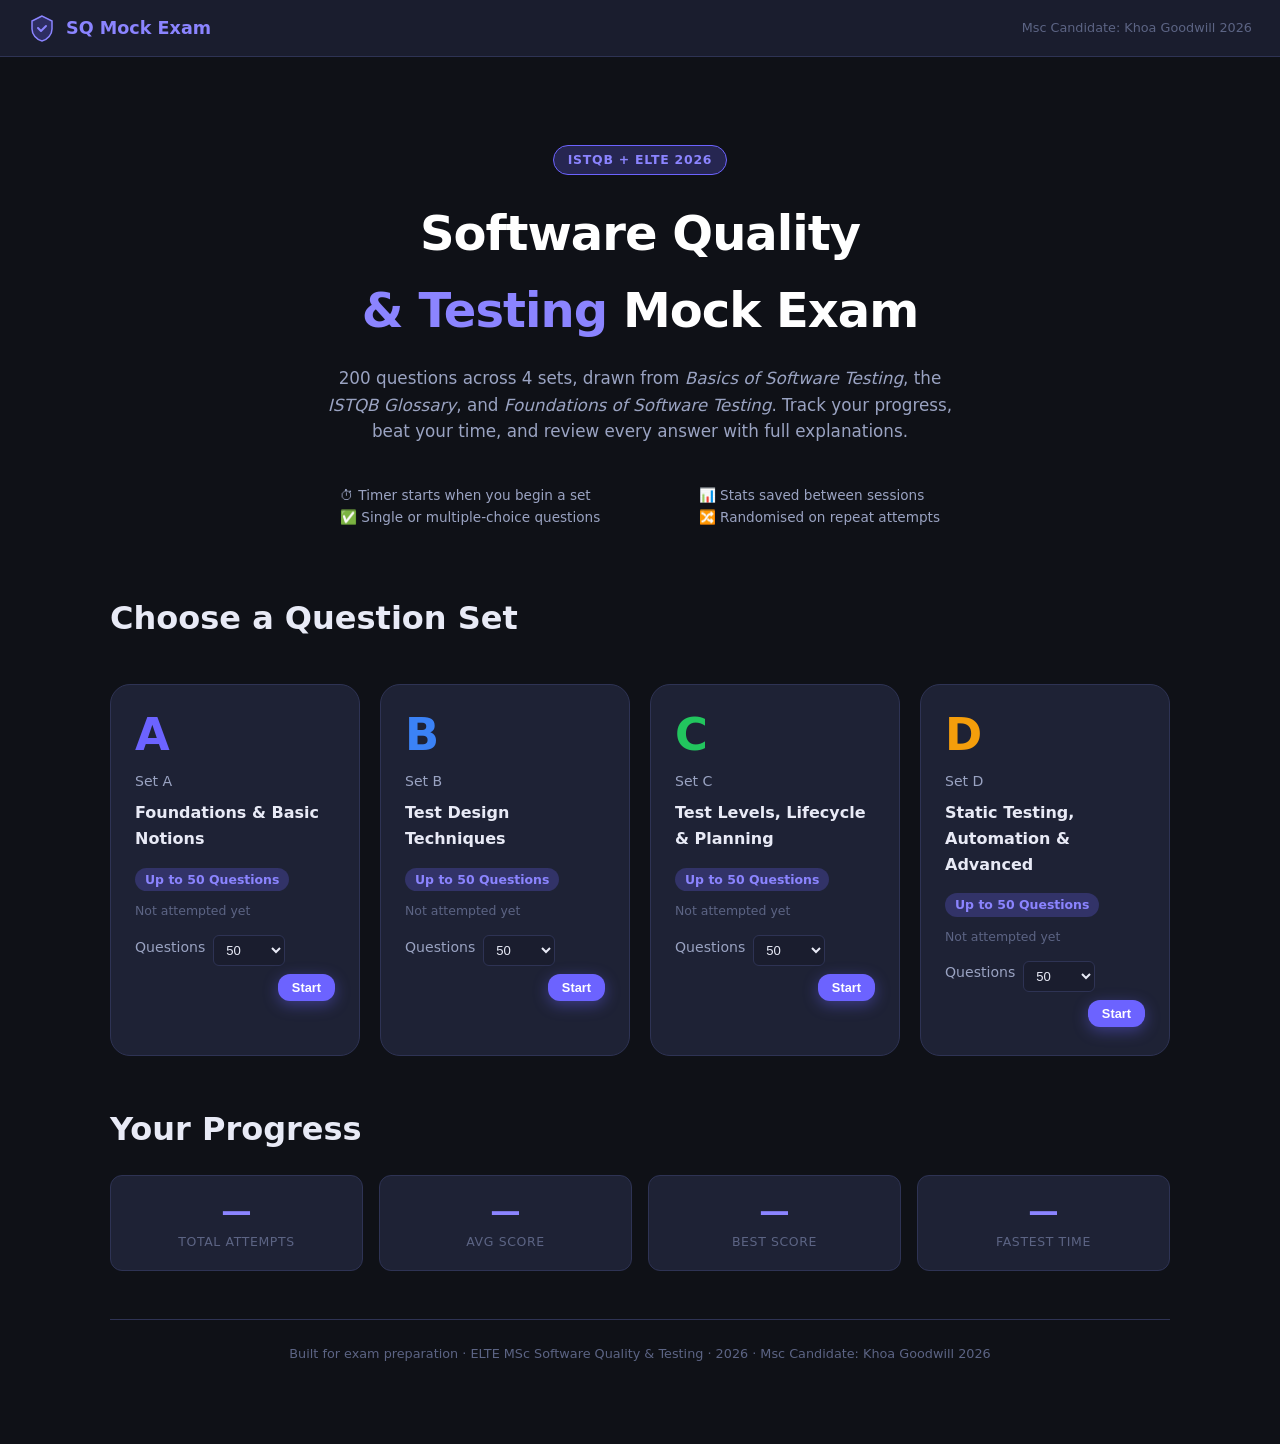
<file: index.html>
<!DOCTYPE html>
<html lang="en">
<head>
  <meta charset="UTF-8"/>
  <meta name="viewport" content="width=device-width,initial-scale=1.0"/>
  <title>SQ Mock Exam — Software Quality &amp; Testing</title>
  <link rel="stylesheet" href="css/styles.css"/>
</head>
<body>

<!-- ── Top Bar ─────────────────────────────────────────────────── -->
<nav class="topbar">
  <div class="topbar-logo">
    <!-- SVG shield icon -->
    <svg width="28" height="28" viewBox="0 0 28 28" fill="none" xmlns="http://www.w3.org/2000/svg">
      <path d="M14 2L4 7v8c0 5.5 4.3 10.7 10 12 5.7-1.3 10-6.5 10-12V7L14 2z" fill="#6c63ff" opacity=".25"/>
      <path d="M14 2L4 7v8c0 5.5 4.3 10.7 10 12 5.7-1.3 10-6.5 10-12V7L14 2z" stroke="#8b84ff" stroke-width="1.5" fill="none"/>
      <path d="M10 14l3 3 5-5" stroke="#8b84ff" stroke-width="2" stroke-linecap="round" stroke-linejoin="round"/>
    </svg>
    SQ Mock Exam
  </div>
  <div class="topbar-right">
    <span style="font-size:.8rem;color:var(--text-muted)">Msc Candidate: Khoa Goodwill 2026</span>
  </div>
</nav>

<!-- ── Hero ────────────────────────────────────────────────────── -->
<div class="page">
  <section class="hero">
    <div class="hero-badge">ISTQB + ELTE 2026</div>
    <h1 class="hero-title">
      Software Quality<br/>
      <span>&amp; Testing</span> Mock Exam
    </h1>
    <p class="hero-sub">
      200 questions across 4 sets, drawn from <em>Basics of Software Testing</em>,
      the <em>ISTQB Glossary</em>, and <em>Foundations of Software Testing</em>.
      Track your progress, beat your time, and review every answer with full explanations.
    </p>
    <div class="flex items-center justify-between wrap gap-12 mt-24 mb-16" style="max-width:600px;margin-left:auto;margin-right:auto;">
      <div style="text-align:left">
        <div style="font-size:.85rem;color:var(--text-secondary)">⏱ Timer starts when you begin a set</div>
        <div style="font-size:.85rem;color:var(--text-secondary)">✅ Single or multiple-choice questions</div>
      </div>
      <div style="text-align:left">
        <div style="font-size:.85rem;color:var(--text-secondary)">📊 Stats saved between sessions</div>
        <div style="font-size:.85rem;color:var(--text-secondary)">🔀 Randomised on repeat attempts</div>
      </div>
    </div>
  </section>

  <!-- ── Set Selector ─────────────────────────────────────────── -->
  <h2 class="mb-16">Choose a Question Set</h2>
  <div class="set-grid" id="set-grid">
    <!-- Populated by JS -->
  </div>

  <!-- ── Overall Stats ─────────────────────────────────────────── -->
  <section class="stats-section">
    <h2>Your Progress</h2>
    <div class="stats-grid" id="stats-grid">
      <!-- Populated by JS -->
    </div>
    <div class="chart-wrapper" id="chart-section" style="display:none">
      <div class="chart-title">Score History (Last 10 attempts per set)</div>
      <svg id="progress-chart" viewBox="0 0 800 200" preserveAspectRatio="none">
        <!-- Rendered by JS -->
      </svg>
      <div id="chart-legend" style="display:flex;gap:20px;flex-wrap:wrap;margin-top:12px;font-size:.8rem;color:var(--text-secondary)"></div>
    </div>
  </section>

  <!-- ── Footer ───────────────────────────────────────────────── -->
  <footer style="text-align:center;color:var(--text-muted);font-size:.8rem;margin-top:48px;padding-top:24px;border-top:1px solid var(--border)">
    Built for exam preparation · ELTE MSc Software Quality &amp; Testing · 2026 · Msc Candidate: Khoa Goodwill 2026
  </footer>
</div>

<script src="js/questions.js"></script>
<script src="js/app.js"></script>
<script>
  // Initialise the landing page
  IndexPage.init();
</script>
</body>
</html>
</file>
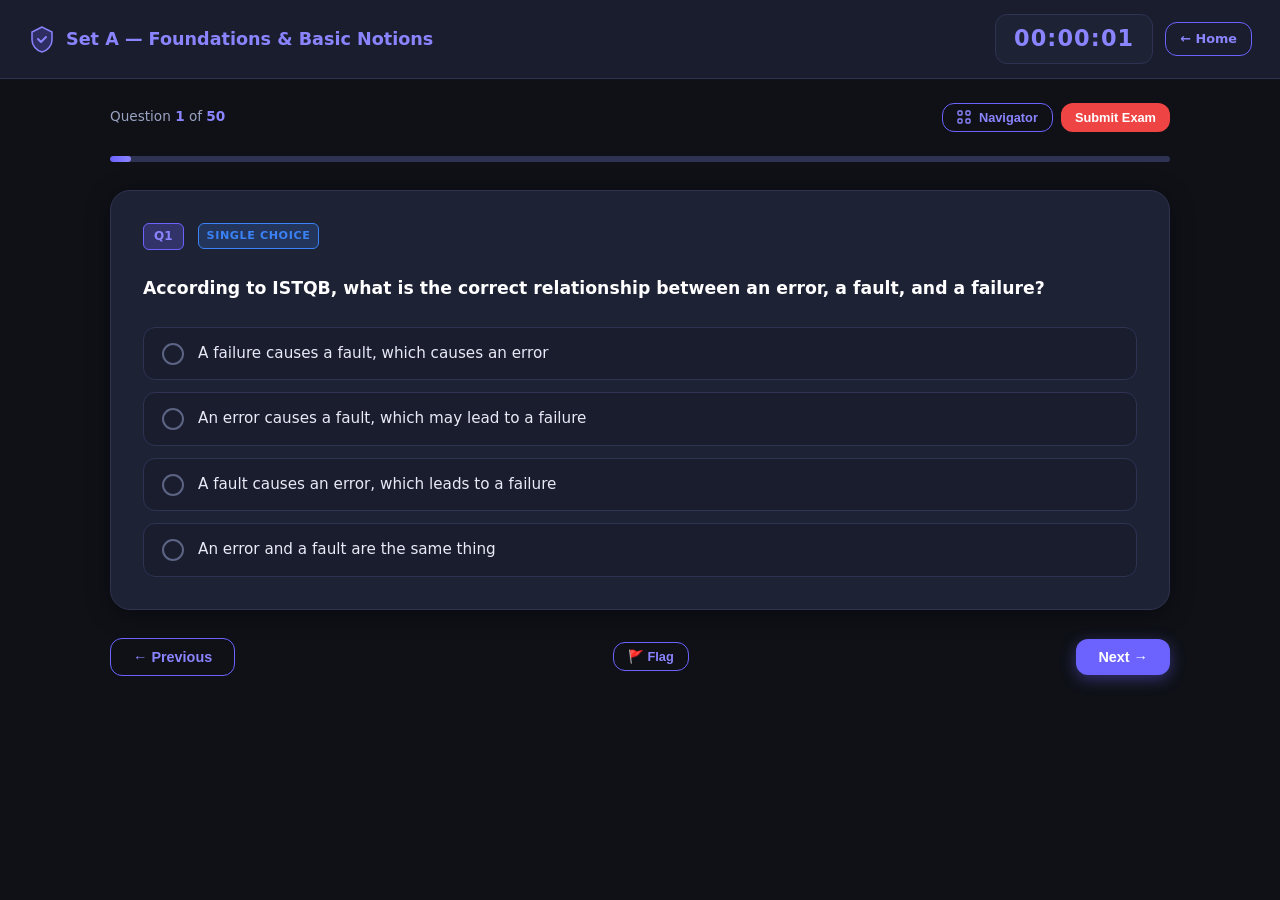
<file: exam.html>
<!DOCTYPE html>
<html lang="en">
<head>
  <meta charset="UTF-8"/>
  <meta name="viewport" content="width=device-width,initial-scale=1.0"/>
  <title>Mock Exam — SQ&amp;T</title>
  <link rel="stylesheet" href="css/styles.css"/>
</head>
<body>

<!-- ── Top Bar ─────────────────────────────────────────────────── -->
<nav class="topbar">
  <div class="topbar-logo">
    <svg width="28" height="28" viewBox="0 0 28 28" fill="none" xmlns="http://www.w3.org/2000/svg">
      <path d="M14 2L4 7v8c0 5.5 4.3 10.7 10 12 5.7-1.3 10-6.5 10-12V7L14 2z" fill="#6c63ff" opacity=".25"/>
      <path d="M14 2L4 7v8c0 5.5 4.3 10.7 10 12 5.7-1.3 10-6.5 10-12V7L14 2z" stroke="#8b84ff" stroke-width="1.5" fill="none"/>
      <path d="M10 14l3 3 5-5" stroke="#8b84ff" stroke-width="2" stroke-linecap="round" stroke-linejoin="round"/>
    </svg>
    <span id="exam-set-name">Mock Exam</span>
  </div>
  <div class="topbar-right">
    <div id="timer-display">00:00:00</div>
    <a href="index.html" class="btn btn-outline btn-sm">← Home</a>
  </div>
</nav>

<!-- ── Main Exam Area ──────────────────────────────────────────── -->
<div class="page" id="exam-page">

  <!-- State: loading -->
  <div id="state-loading" style="text-align:center;padding:80px 20px;color:var(--text-secondary)">
    Loading questions…
  </div>

  <!-- State: exam-active -->
  <div id="state-exam" class="hidden">
    <div class="exam-header">
      <div class="exam-meta">
        Question <strong id="q-current">1</strong> of <strong id="q-total">50</strong>
      </div>
      <div style="display:flex;gap:8px;flex-wrap:wrap">
        <button class="btn btn-outline btn-sm" id="btn-toggle-grid" title="Question Navigator">
          <svg width="14" height="14" viewBox="0 0 14 14" fill="none"><rect x="1" y="1" width="4" height="4" rx="1" stroke="currentColor" stroke-width="1.4"/><rect x="9" y="1" width="4" height="4" rx="1" stroke="currentColor" stroke-width="1.4"/><rect x="1" y="9" width="4" height="4" rx="1" stroke="currentColor" stroke-width="1.4"/><rect x="9" y="9" width="4" height="4" rx="1" stroke="currentColor" stroke-width="1.4"/></svg>
          Navigator
        </button>
        <button class="btn btn-danger btn-sm" id="btn-submit-exam">Submit Exam</button>
      </div>
    </div>

    <!-- Progress bar -->
    <div class="progress-bar-outer">
      <div class="progress-bar-inner" id="progress-bar" style="width:2%"></div>
    </div>

    <!-- Question Navigator Grid (hidden by default) -->
    <div id="q-grid-container" class="hidden mb-24">
      <div class="q-grid" id="q-grid"></div>
    </div>

    <!-- Unanswered warning -->
    <div class="unanswered-warning" id="unanswered-warning">
      ⚠ Unanswered questions are skipped and are not counted as wrong after submission.
    </div>

    <!-- Question Card -->
    <div class="question-card" id="question-card">
      <div class="question-header">
        <div class="question-number" id="q-num-badge">Q1</div>
        <div class="question-type-badge" id="q-type-badge">Single</div>
        <div style="flex:1"></div>
      </div>
      <div class="question-text" id="question-text"></div>
      <ul class="options-list mt-24" id="options-list"></ul>
      <div class="explanation-box" id="explanation-box">
        <strong>Explanation:</strong> <span id="explanation-text"></span>
      </div>
    </div>

    <!-- Navigation -->
    <div class="exam-nav">
      <button class="btn btn-outline" id="btn-prev" disabled>
        ← Previous
      </button>
      <div class="exam-nav-center">
        <button class="btn btn-outline btn-sm" id="btn-flag">🚩 Flag</button>
        <span id="flagged-count" style="font-size:.8rem;color:var(--text-muted)"></span>
      </div>
      <button class="btn btn-primary" id="btn-next">Next →</button>
    </div>
  </div>

  <!-- State: results -->
  <div id="state-results" class="hidden">
    <div class="results-hero">
      <div class="hero-badge" id="result-set-label">Set A Results</div>
      <h1 id="result-title">Exam Complete!</h1>
      <p id="result-sub" style="color:var(--text-secondary);margin-top:8px"></p>

      <!-- Score ring (SVG) -->
      <div class="score-ring-wrapper">
        <div class="score-ring">
          <svg width="160" height="160" viewBox="0 0 160 160">
            <circle cx="80" cy="80" r="66" stroke="var(--border)" stroke-width="12" fill="none"/>
            <circle id="score-ring-progress" cx="80" cy="80" r="66"
              stroke="var(--accent)" stroke-width="12" fill="none"
              stroke-linecap="round"
              stroke-dasharray="414.69"
              stroke-dashoffset="414.69"/>
          </svg>
          <div class="score-ring-text">
            <span id="score-pct">0%</span>
            <small id="score-fraction">0/50</small>
          </div>
        </div>
      </div>

      <!-- Result stats -->
      <div class="result-stats-grid" id="result-stats"></div>

      <!-- Actions -->
      <div style="display:flex;gap:12px;justify-content:center;flex-wrap:wrap;margin-top:24px">
        <button class="btn btn-primary" id="btn-retry">🔀 Retry (Randomised)</button>
        <button class="btn btn-outline" id="btn-review-toggle">📖 Review Answers</button>
        <a href="index.html" class="btn btn-outline">← Back to Sets</a>
      </div>
    </div>

    <!-- Score progress chart for this set -->
    <div class="chart-wrapper mt-24" id="result-chart-wrapper">
      <div class="chart-title">Your Score History for This Set</div>
      <svg id="result-chart" viewBox="0 0 600 160" preserveAspectRatio="none" style="width:100%;min-height:160px"></svg>
    </div>

    <!-- Review Section -->
    <div class="review-section" id="review-section" style="display:none">
      <h2>Answer Review</h2>
      <div id="review-list"></div>
    </div>
  </div>
</div>

<!-- ── Submit Confirm Modal ─────────────────────────────────────── -->
<div class="modal-overlay" id="modal-submit">
  <div class="modal-box">
    <h3>Submit Exam?</h3>
    <p id="modal-submit-msg">You still have unanswered questions. Are you sure you want to submit?</p>
    <div class="modal-actions">
      <button class="btn btn-outline" id="modal-cancel">Cancel</button>
      <button class="btn btn-primary" id="modal-confirm">Submit</button>
    </div>
  </div>
</div>

<!-- ── Feedback Toast ───────────────────────────────────────────── -->
<div class="feedback-toast" id="feedback-toast"></div>

<script src="js/questions.js"></script>
<script src="js/app.js"></script>
<script>
  ExamPage.init();
</script>
</body>
</html>
</file>
<file: css/styles.css>
/* ================================================================
   SQ Mock Exam — styles.css
   Modern dark-accent design, fully self-contained (no CDN fonts needed)
================================================================ */

:root {
  --bg-primary:    #0f1117;
  --bg-secondary:  #1a1d2e;
  --bg-card:       #1e2235;
  --bg-card-hover: #252840;
  --accent:        #6c63ff;
  --accent-light:  #8b84ff;
  --accent-glow:   rgba(108,99,255,.25);
  --success:       #22c55e;
  --danger:        #ef4444;
  --warning:       #f59e0b;
  --info:          #3b82f6;
  --text-primary:  #e8eaf6;
  --text-secondary:#9aa3c2;
  --text-muted:    #5c6484;
  --border:        #2e3354;
  --radius-sm:     6px;
  --radius-md:     12px;
  --radius-lg:     20px;
  --shadow-card:   0 4px 24px rgba(0,0,0,.4);
  --shadow-glow:   0 0 30px rgba(108,99,255,.18);
  --font:          'Segoe UI', system-ui, -apple-system, sans-serif;
  --transition:    .25s ease;
}

/* ── Reset & Base ─────────────────────────────────────────────── */
*, *::before, *::after { box-sizing: border-box; margin: 0; padding: 0; }

html { font-size: 16px; scroll-behavior: smooth; }

body {
  font-family: var(--font);
  background: var(--bg-primary);
  color: var(--text-primary);
  min-height: 100vh;
  line-height: 1.6;
}

a { color: var(--accent-light); text-decoration: none; }
a:hover { text-decoration: underline; }

/* ── Scrollbar ────────────────────────────────────────────────── */
::-webkit-scrollbar { width: 6px; }
::-webkit-scrollbar-track { background: var(--bg-primary); }
::-webkit-scrollbar-thumb { background: var(--accent); border-radius: 3px; }

/* ── Typography ───────────────────────────────────────────────── */
h1 { font-size: clamp(1.8rem, 4vw, 3rem); font-weight: 800; letter-spacing: -.02em; }
h2 { font-size: clamp(1.3rem, 3vw, 2rem); font-weight: 700; }
h3 { font-size: 1.15rem; font-weight: 600; }

/* ── Layout Containers ────────────────────────────────────────── */
.page { max-width: 1100px; margin: 0 auto; padding: 24px 20px 80px; }

/* ── Topbar / Nav ─────────────────────────────────────────────── */
.topbar {
  display: flex;
  align-items: center;
  justify-content: space-between;
  padding: 14px 28px;
  background: var(--bg-secondary);
  border-bottom: 1px solid var(--border);
  position: sticky;
  top: 0;
  z-index: 100;
  gap: 16px;
}
.topbar-logo {
  display: flex;
  align-items: center;
  gap: 10px;
  font-weight: 800;
  font-size: 1.1rem;
  color: var(--accent-light);
}
.topbar-logo svg { flex-shrink: 0; }
.topbar-right { display: flex; align-items: center; gap: 12px; }

/* ── Timer ────────────────────────────────────────────────────── */
#timer-display {
  font-variant-numeric: tabular-nums;
  font-size: 1.4rem;
  font-weight: 700;
  color: var(--accent-light);
  background: var(--bg-card);
  border: 1px solid var(--border);
  border-radius: var(--radius-md);
  padding: 6px 18px;
  min-width: 110px;
  text-align: center;
  letter-spacing: .05em;
  transition: color var(--transition);
}
#timer-display.warning { color: var(--warning); }
#timer-display.danger  { color: var(--danger);  animation: pulse .8s ease infinite; }

@keyframes pulse { 0%,100%{opacity:1} 50%{opacity:.5} }

/* ── Buttons ──────────────────────────────────────────────────── */
.btn {
  display: inline-flex;
  align-items: center;
  gap: 8px;
  padding: 10px 22px;
  border-radius: var(--radius-md);
  border: none;
  font-size: .9rem;
  font-weight: 600;
  cursor: pointer;
  transition: transform var(--transition), box-shadow var(--transition), background var(--transition);
  white-space: nowrap;
}
.btn:hover { transform: translateY(-2px); }
.btn:active { transform: translateY(0); }

.btn-primary {
  background: var(--accent);
  color: #fff;
  box-shadow: 0 4px 15px rgba(108,99,255,.4);
}
.btn-primary:hover { background: var(--accent-light); box-shadow: 0 6px 20px rgba(108,99,255,.55); }

.btn-outline {
  background: transparent;
  color: var(--accent-light);
  border: 1px solid var(--accent);
}
.btn-outline:hover { background: var(--accent-glow); }

.btn-success { background: var(--success); color: #fff; }
.btn-danger  { background: var(--danger);  color: #fff; }
.btn-sm { padding: 6px 14px; font-size: .8rem; }

.btn-icon {
  background: transparent;
  border: none;
  cursor: pointer;
  color: var(--text-secondary);
  padding: 6px;
  border-radius: var(--radius-sm);
  transition: color var(--transition), background var(--transition);
}
.btn-icon:hover { color: var(--accent-light); background: var(--bg-card); }

/* ── Hero / Landing ───────────────────────────────────────────── */
.hero {
  text-align: center;
  padding: 64px 20px 48px;
}
.hero-badge {
  display: inline-block;
  background: var(--accent-glow);
  color: var(--accent-light);
  border: 1px solid var(--accent);
  border-radius: 999px;
  font-size: .78rem;
  font-weight: 700;
  letter-spacing: .06em;
  text-transform: uppercase;
  padding: 4px 14px;
  margin-bottom: 20px;
}
.hero-title { color: #fff; margin-bottom: 16px; }
.hero-title span { color: var(--accent-light); }
.hero-sub {
  color: var(--text-secondary);
  font-size: 1.05rem;
  max-width: 640px;
  margin: 0 auto 40px;
}

/* ── Set Selector Cards ───────────────────────────────────────── */
.set-grid {
  display: grid;
  grid-template-columns: repeat(auto-fit, minmax(220px, 1fr));
  gap: 20px;
  margin: 40px 0;
}
.set-card {
  background: var(--bg-card);
  border: 1px solid var(--border);
  border-radius: var(--radius-lg);
  padding: 28px 24px;
  cursor: pointer;
  transition: transform var(--transition), border-color var(--transition), box-shadow var(--transition);
  position: relative;
  overflow: hidden;
}
.set-card::before {
  content: '';
  position: absolute;
  inset: 0;
  background: linear-gradient(135deg, var(--accent-glow), transparent);
  opacity: 0;
  transition: opacity var(--transition);
}
.set-card:hover { transform: translateY(-4px); border-color: var(--accent); box-shadow: var(--shadow-glow); }
.set-card:hover::before { opacity: 1; }
.set-card-letter {
  font-size: 2.8rem;
  font-weight: 900;
  color: var(--accent-light);
  line-height: 1;
  margin-bottom: 12px;
}
.set-card-label { font-size: .88rem; color: var(--text-secondary); margin-bottom: 8px; }
.set-card-title { font-size: 1rem; font-weight: 600; color: var(--text-primary); margin-bottom: 14px; }
.set-card-count {
  font-size: .78rem;
  font-weight: 700;
  background: var(--accent-glow);
  color: var(--accent-light);
  border-radius: 999px;
  padding: 2px 10px;
  display: inline-block;
}
.set-card-best {
  font-size: .78rem;
  color: var(--text-muted);
  margin-top: 10px;
}
.set-card-best span { color: var(--success); font-weight: 700; }

.set-card-controls {
  margin-top: 14px;
  display: flex;
  align-items: center;
  gap: 8px;
  flex-wrap: wrap;
  position: relative;
  z-index: 1;
}

.question-count-select {
  background: var(--bg-secondary);
  border: 1px solid var(--border);
  color: var(--text-primary);
  border-radius: var(--radius-sm);
  padding: 6px 8px;
  font-size: .82rem;
  min-width: 72px;
}

.question-count-select:focus {
  outline: none;
  border-color: var(--accent);
  box-shadow: 0 0 0 2px var(--accent-glow);
}

.set-card-start {
  margin-left: auto;
}

/* ── Stats Section ────────────────────────────────────────────── */
.stats-section { margin: 48px 0 32px; }
.stats-section h2 { margin-bottom: 20px; }
.stats-grid {
  display: grid;
  grid-template-columns: repeat(auto-fit, minmax(160px, 1fr));
  gap: 16px;
  margin-bottom: 32px;
}
.stat-chip {
  background: var(--bg-card);
  border: 1px solid var(--border);
  border-radius: var(--radius-md);
  padding: 18px;
  text-align: center;
}
.stat-chip-value {
  font-size: 1.9rem;
  font-weight: 800;
  color: var(--accent-light);
  line-height: 1.1;
}
.stat-chip-label { font-size: .78rem; color: var(--text-muted); margin-top: 4px; text-transform: uppercase; letter-spacing: .05em; }

/* ── Chart Container ──────────────────────────────────────────── */
.chart-wrapper {
  background: var(--bg-card);
  border: 1px solid var(--border);
  border-radius: var(--radius-lg);
  padding: 24px;
  overflow-x: auto;
}
.chart-title { font-size: .9rem; color: var(--text-secondary); margin-bottom: 16px; text-transform: uppercase; letter-spacing: .06em; }
#progress-chart { width: 100%; min-height: 200px; }

/* ── Exam Page ────────────────────────────────────────────────── */
.exam-header {
  display: flex;
  align-items: center;
  justify-content: space-between;
  gap: 12px;
  margin-bottom: 24px;
  flex-wrap: wrap;
}
.exam-meta { font-size: .85rem; color: var(--text-secondary); }
.exam-meta strong { color: var(--accent-light); }

/* Progress bar */
.progress-bar-outer {
  width: 100%;
  height: 6px;
  background: var(--border);
  border-radius: 999px;
  margin-bottom: 28px;
  overflow: hidden;
}
.progress-bar-inner {
  height: 100%;
  background: linear-gradient(90deg, var(--accent), var(--accent-light));
  border-radius: 999px;
  transition: width .4s ease;
}

/* ── Question Card ────────────────────────────────────────────── */
.question-card {
  background: var(--bg-card);
  border: 1px solid var(--border);
  border-radius: var(--radius-lg);
  padding: 32px;
  box-shadow: var(--shadow-card);
  animation: fadeSlide .35s ease;
}

@keyframes fadeSlide {
  from { opacity: 0; transform: translateY(12px); }
  to   { opacity: 1; transform: translateY(0); }
}

.question-header {
  display: flex;
  align-items: flex-start;
  gap: 14px;
  margin-bottom: 24px;
}
.question-number {
  font-size: .75rem;
  font-weight: 700;
  color: var(--accent-light);
  background: var(--accent-glow);
  border: 1px solid var(--accent);
  border-radius: var(--radius-sm);
  padding: 3px 10px;
  white-space: nowrap;
  flex-shrink: 0;
}
.question-type-badge {
  font-size: .7rem;
  font-weight: 700;
  text-transform: uppercase;
  letter-spacing: .05em;
  padding: 3px 8px;
  border-radius: var(--radius-sm);
  flex-shrink: 0;
}
.badge-single { background: rgba(59,130,246,.2); color: var(--info); border: 1px solid var(--info); }
.badge-multi  { background: rgba(245,158,11,.2); color: var(--warning); border: 1px solid var(--warning); }

.question-text {
  font-size: 1.08rem;
  font-weight: 600;
  color: #fff;
  line-height: 1.65;
}

/* ── Options ──────────────────────────────────────────────────── */
.options-list { list-style: none; display: flex; flex-direction: column; gap: 12px; }

.option-item {
  display: flex;
  align-items: flex-start;
  gap: 14px;
  background: var(--bg-secondary);
  border: 1.5px solid var(--border);
  border-radius: var(--radius-md);
  padding: 14px 18px;
  cursor: pointer;
  transition: border-color var(--transition), background var(--transition), transform var(--transition);
  user-select: none;
}
.option-item:hover:not(.disabled) {
  border-color: var(--accent);
  background: var(--bg-card-hover);
  transform: translateX(4px);
}
.option-item.selected:not(.correct):not(.incorrect) {
  border-color: var(--accent);
  background: rgba(108,99,255,.12);
}
.option-item.correct  { border-color: var(--success); background: rgba(34,197,94,.1); }
.option-item.incorrect{ border-color: var(--danger);  background: rgba(239,68,68,.1);  }
.option-item.missed   { border-color: var(--success); background: rgba(34,197,94,.06); border-style: dashed; }
.option-item.disabled { cursor: default; }

.option-indicator {
  width: 22px;
  height: 22px;
  border-radius: 50%;
  border: 2px solid var(--text-muted);
  flex-shrink: 0;
  margin-top: 1px;
  display: flex;
  align-items: center;
  justify-content: center;
  transition: border-color var(--transition), background var(--transition);
  font-size: .7rem;
  font-weight: 800;
}
.option-item.selected:not(.correct):not(.incorrect) .option-indicator {
  border-color: var(--accent);
  background: var(--accent);
  color: #fff;
}
.option-item[data-type="multi"] .option-indicator { border-radius: 4px; }

.option-item.correct  .option-indicator { border-color: var(--success); background: var(--success); color: #fff; }
.option-item.incorrect .option-indicator { border-color: var(--danger);  background: var(--danger);  color: #fff; }
.option-item.missed    .option-indicator { border-color: var(--success); color: var(--success); }

.option-text { font-size: .95rem; color: var(--text-primary); line-height: 1.55; }

/* ── Explanation Box ──────────────────────────────────────────── */
.explanation-box {
  margin-top: 20px;
  background: rgba(108,99,255,.08);
  border: 1px solid var(--accent);
  border-radius: var(--radius-md);
  padding: 16px 20px;
  font-size: .9rem;
  color: var(--text-secondary);
  display: none;
  animation: fadeSlide .3s ease;
}
.explanation-box.visible { display: block; }
.explanation-box strong { color: var(--accent-light); }

/* ── Exam Navigation ──────────────────────────────────────────── */
.exam-nav {
  display: flex;
  align-items: center;
  justify-content: space-between;
  margin-top: 28px;
  gap: 12px;
  flex-wrap: wrap;
}
.exam-nav-center { display: flex; gap: 10px; align-items: center; flex-wrap: wrap; }

/* Question grid navigator */
.q-grid {
  display: flex;
  flex-wrap: wrap;
  gap: 6px;
  margin-bottom: 24px;
}
.q-dot {
  width: 28px;
  height: 28px;
  border-radius: var(--radius-sm);
  background: var(--bg-card);
  border: 1px solid var(--border);
  cursor: pointer;
  font-size: .7rem;
  font-weight: 700;
  color: var(--text-muted);
  display: flex;
  align-items: center;
  justify-content: center;
  transition: background var(--transition), border-color var(--transition), color var(--transition);
}
.q-dot:hover { border-color: var(--accent); color: var(--accent-light); }
.q-dot.answered { background: var(--accent-glow); border-color: var(--accent); color: var(--accent-light); }
.q-dot.current  { background: var(--accent); border-color: var(--accent); color: #fff; }
.q-dot.correct  { background: rgba(34,197,94,.2); border-color: var(--success); color: var(--success); }
.q-dot.incorrect{ background: rgba(239,68,68,.2);  border-color: var(--danger);  color: var(--danger);  }

/* ── Results Page ─────────────────────────────────────────────── */
.results-hero {
  text-align: center;
  padding: 48px 20px 32px;
}
.score-ring-wrapper { display: flex; justify-content: center; margin: 28px 0; }
.score-ring { position: relative; width: 160px; height: 160px; }
.score-ring svg { transform: rotate(-90deg); }
.score-ring-text {
  position: absolute;
  inset: 0;
  display: flex;
  flex-direction: column;
  align-items: center;
  justify-content: center;
  font-size: 2.2rem;
  font-weight: 900;
  color: #fff;
}
.score-ring-text small { font-size: .75rem; font-weight: 400; color: var(--text-secondary); }

.result-stats-grid {
  display: grid;
  grid-template-columns: repeat(auto-fit, minmax(130px, 1fr));
  gap: 14px;
  margin: 28px 0;
}
.result-stat {
  background: var(--bg-card);
  border: 1px solid var(--border);
  border-radius: var(--radius-md);
  padding: 16px;
  text-align: center;
}
.result-stat-value { font-size: 1.7rem; font-weight: 800; }
.result-stat-label { font-size: .75rem; color: var(--text-muted); text-transform: uppercase; letter-spacing: .05em; margin-top: 4px; }
.result-stat.good  .result-stat-value { color: var(--success); }
.result-stat.bad   .result-stat-value { color: var(--danger);  }
.result-stat.info  .result-stat-value { color: var(--info);    }
.result-stat.warn  .result-stat-value { color: var(--warning); }

/* Review answers */
.review-section { margin-top: 40px; }
.review-section h2 { margin-bottom: 20px; }
.review-toggle-btn { margin-bottom: 20px; }

.review-item {
  background: var(--bg-card);
  border: 1px solid var(--border);
  border-radius: var(--radius-md);
  padding: 18px 20px;
  margin-bottom: 12px;
  border-left: 4px solid transparent;
}
.review-item.correct-q  { border-left-color: var(--success); }
.review-item.incorrect-q{ border-left-color: var(--danger);  }
.review-item.skipped-q  { border-left-color: var(--warning); }

.review-item-header {
  display: flex;
  align-items: center;
  gap: 10px;
  margin-bottom: 8px;
  flex-wrap: wrap;
}
.review-status-icon { font-size: 1rem; flex-shrink: 0; }
.review-question-text { font-size: .92rem; font-weight: 600; color: #fff; }
.review-your-answer { font-size: .82rem; color: var(--text-secondary); margin-top: 4px; }
.review-your-answer span { color: var(--danger); font-weight: 600; }
.review-correct-answer { font-size: .82rem; color: var(--text-secondary); margin-top: 2px; }
.review-correct-answer span { color: var(--success); font-weight: 600; }
.review-explanation { font-size: .82rem; color: var(--text-muted); margin-top: 8px; font-style: italic; }

/* ── Toasts / Feedback ────────────────────────────────────────── */
.feedback-toast {
  position: fixed;
  bottom: 28px;
  right: 28px;
  background: var(--bg-card);
  border: 1px solid var(--border);
  border-radius: var(--radius-md);
  padding: 14px 20px;
  font-size: .88rem;
  font-weight: 600;
  box-shadow: var(--shadow-card);
  z-index: 9999;
  transform: translateY(80px);
  opacity: 0;
  transition: transform .35s ease, opacity .35s ease;
  pointer-events: none;
  max-width: 300px;
}
.feedback-toast.show { transform: translateY(0); opacity: 1; }
.feedback-toast.correct-toast { border-color: var(--success); color: var(--success); }
.feedback-toast.incorrect-toast{ border-color: var(--danger);  color: var(--danger);  }

/* ── Confirm Modal ────────────────────────────────────────────── */
.modal-overlay {
  position: fixed;
  inset: 0;
  background: rgba(0,0,0,.7);
  display: flex;
  align-items: center;
  justify-content: center;
  z-index: 10000;
  opacity: 0;
  pointer-events: none;
  transition: opacity var(--transition);
}
.modal-overlay.open { opacity: 1; pointer-events: all; }
.modal-box {
  background: var(--bg-card);
  border: 1px solid var(--border);
  border-radius: var(--radius-lg);
  padding: 32px;
  max-width: 440px;
  width: 90%;
  text-align: center;
  transform: scale(.9);
  transition: transform var(--transition);
  box-shadow: var(--shadow-card);
}
.modal-overlay.open .modal-box { transform: scale(1); }
.modal-box h3 { font-size: 1.3rem; margin-bottom: 12px; }
.modal-box p  { color: var(--text-secondary); font-size: .9rem; margin-bottom: 24px; }
.modal-actions { display: flex; gap: 12px; justify-content: center; }

/* ── Unanswered Warning ───────────────────────────────────────── */
.unanswered-warning {
  background: rgba(245,158,11,.1);
  border: 1px solid var(--warning);
  color: var(--warning);
  border-radius: var(--radius-md);
  padding: 10px 16px;
  font-size: .85rem;
  font-weight: 600;
  margin-bottom: 16px;
  display: none;
}
.unanswered-warning.visible { display: block; }

/* ── Responsive ───────────────────────────────────────────────── */
@media (max-width: 600px) {
  .topbar { flex-wrap: wrap; padding: 10px 16px; }
  .question-card { padding: 20px 16px; }
  .exam-nav { flex-direction: column; }
  .set-grid { grid-template-columns: 1fr 1fr; }
}

/* ── Utilities ────────────────────────────────────────────────── */
.hidden   { display: none !important; }
.text-center { text-align: center; }
.mt-8  { margin-top: 8px;  }
.mt-16 { margin-top: 16px; }
.mt-24 { margin-top: 24px; }
.mb-8  { margin-bottom: 8px;  }
.mb-16 { margin-bottom: 16px; }
.mb-24 { margin-bottom: 24px; }
.gap-12 { gap: 12px; }
.flex   { display: flex; }
.flex-col { flex-direction: column; }
.items-center { align-items: center; }
.justify-between { justify-content: space-between; }
.wrap { flex-wrap: wrap; }
</file>
